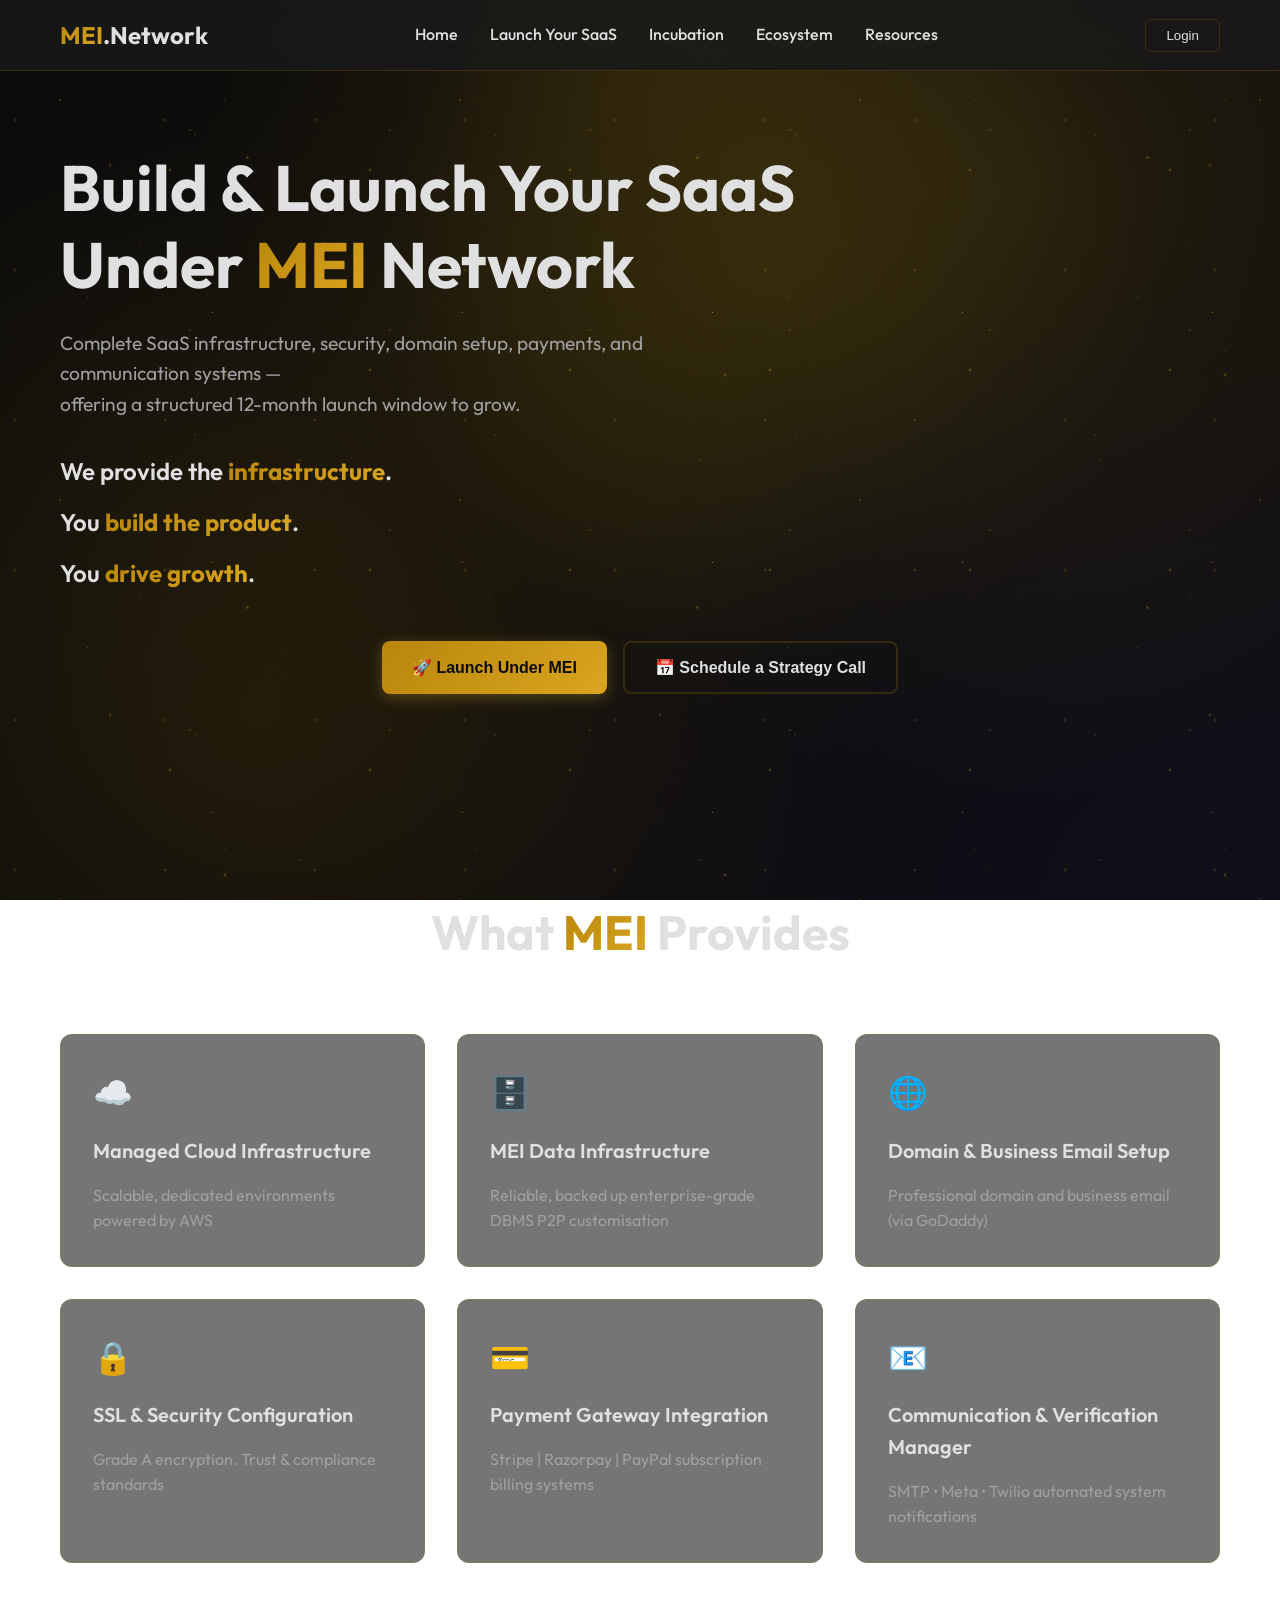
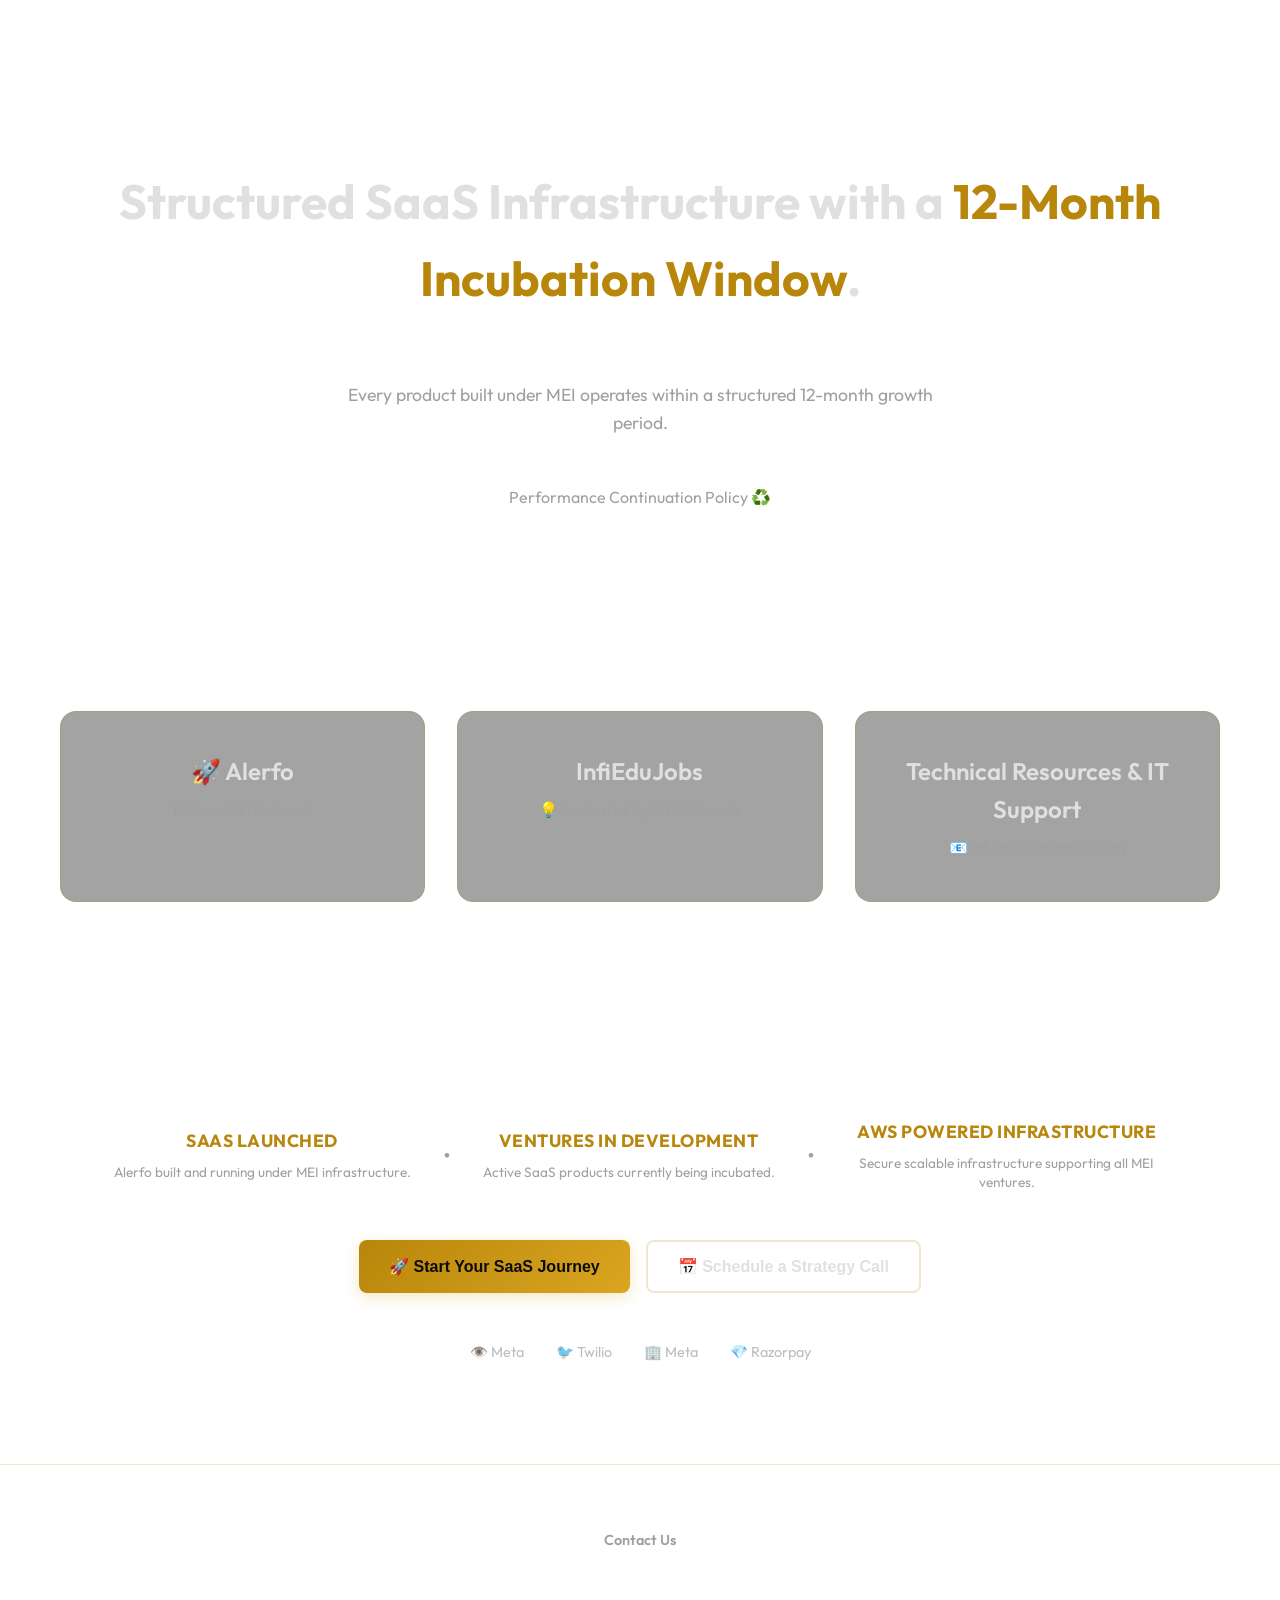
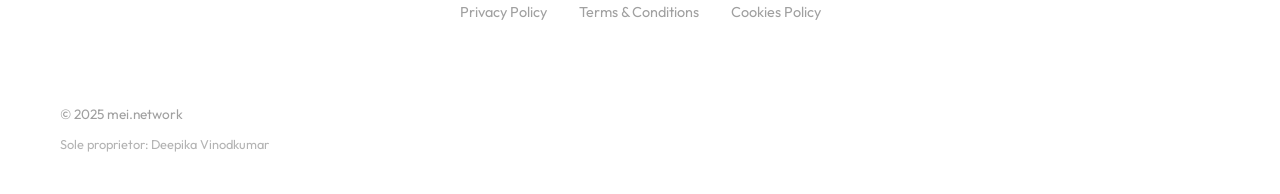
<file: index.html>
<!DOCTYPE html>
<html lang="en">

<head>
    <meta charset="UTF-8">
    <meta name="viewport" content="width=device-width, initial-scale=1.0">
    <title>MEI Network - Build & Launch Your SaaS</title>
 <link rel="stylesheet" href="./style.css">
    <link rel="preconnect" href="https://fonts.googleapis.com">
    <link rel="preconnect" href="https://fonts.gstatic.com" crossorigin>
</head>
<link
    href="https://fonts.googleapis.com/css2?family=Outfit:wght@300;400;500;600;700&family=Space+Grotesk:wght@300;400;500;600;700&display=swap"
    rel="stylesheet">

<body>
    <!-- Cosmic Background -->
    <div class="cosmic-background"></div>

    <!-- Navigation -->
    <nav class="navbar">
        <div class="nav-container">
            <div class="nav-logo">
                <span class="logo-text">MEI</span><span class="logo-network">.Network</span>
            </div>
            <ul class="nav-menu">
                <li><a href="#home">Home</a></li>
                <li><a href="#launch">Launch Your SaaS</a></li>
                <li><a href="#incubation">Incubation</a></li>
                <li><a href="#ecosystem">Ecosystem</a></li>
                <li><a href="#resources">Resources</a></li>
            </ul>
            <button class="login-btn">Login</button>
        </div>
    </nav>

    <!-- Hero Section -->
    <section class="hero">
        <div class="container">
            <h1 class="hero-title">
                Build & Launch Your SaaS<br>
                Under <span class="mei-highlight">MEI</span> Network
            </h1>
            <p class="hero-subtitle">
                Complete SaaS infrastructure, security, domain setup, payments, and communication systems —<br>
                offering a structured 12-month launch window to grow.
            </p>
            <div class="hero-text">
                <h3 class="hero-line">We provide the <strong>infrastructure</strong>.</h3>
                <h3 class="hero-line">You <strong>build the product</strong>.</h3>
                <h3 class="hero-line">You <strong>drive growth</strong>.</h3>
            </div>
            <div class="hero-cta">
                <button class="cta-primary">🚀 Launch Under MEI</button>
                <button class="cta-secondary">📅 Schedule a Strategy Call</button>
            </div>
        </div>
    </section>

    <!-- Features Section -->
    <section class="features">
        <div class="container">
            <h2 class="section-title">What <span class="mei-highlight">MEI</span> Provides</h2>
            <div class="features-grid">
                <div class="feature-card">
                    <div class="feature-icon">☁️</div>
                    <h3>Managed Cloud Infrastructure</h3>
                    <p>Scalable, dedicated environments powered by AWS</p>
                </div>
                <div class="feature-card">
                    <div class="feature-icon">🗄️</div>
                    <h3>MEI Data Infrastructure</h3>
                    <p>Reliable, backed up enterprise-grade DBMS P2P customisation</p>
                </div>
                <div class="feature-card">
                    <div class="feature-icon">🌐</div>
                    <h3>Domain & Business Email Setup</h3>
                    <p>Professional domain and business email (via GoDaddy)</p>
                </div>
                <div class="feature-card">
                    <div class="feature-icon">🔒</div>
                    <h3>SSL & Security Configuration</h3>
                    <p>Grade A encryption. Trust & compliance standards</p>
                </div>
                <div class="feature-card">
                    <div class="feature-icon">💳</div>
                    <h3>Payment Gateway Integration</h3>
                    <p>Stripe | Razorpay | PayPal subscription billing systems</p>
                </div>
                <div class="feature-card">
                    <div class="feature-icon">📧</div>
                    <h3>Communication & Verification Manager</h3>
                    <p>SMTP • Meta • Twilio automated system notifications</p>
                </div>
            </div>
        </div>
    </section>

    <!-- Launch Window Section -->
    <section class="launch-window">
        <div class="container">
            <h2 class="section-title">Structured SaaS Infrastructure with a <span class="highlight-text">12-Month
                    Incubation Window</span>.</h2>
            <p class="section-subtitle">Every product built under MEI operates within a structured 12-month growth
                period.</p>
            <!-- <div class="process-flow">
                <span class="process-item">We provide the infrastructure.</span>
                <span class="divider">|</span>
                <span class="process-item">You build the product.</span>
                <span class="divider">|</span>
                <span class="process-item">You drive growth.</span>
            </div> -->
            <div class="performance-note">
                <p>Performance Continuation Policy ♻️</p>
            </div>
        </div>
    </section>

    <!-- Product Showcase -->
    <section class="showcase">
        <div class="container">
            <div class="showcase-grid">
                <div class="showcase-card">
                    <div class="card-header">
                        <h3>🚀 Alerfo</h3>
                        <p class="card-subtitle">Built on MEI Network</p>
                    </div>
                </div>
                <div class="showcase-card">
                    <div class="card-header">
                        <h3>InfiEduJobs</h3>
                        <p class="card-subtitle">💡 Incubated by MEI Network</p>
                    </div>
                </div>
                <div class="showcase-card"
                    data-tooltip="Access developers, IT specialists and support resources for your SaaS product through our partner talent network.">
                    <div class="card-header">
                        <h3>Technical Resources & IT Support</h3>
                        <p class="card-subtitle">
                            <a href="mailto:infiedujobs@gmail.com">📧 infiedujobs@gmail.com</a>
                        </p>
                    </div>
                </div>
            </div>
        </div>
    </section>

    <!-- Final CTA Section -->
    <section class="final-cta">
        <div class="container">
            <!-- <h2 class="section-title">
                Structured SaaS Infrastructure with a <span class="highlight-text">12-Month Incubation Window</span>.
            </h2> -->
            <div class="stats">
                <div class="stat-item">
                    <span class="stat-number">SaaS Launched</span>
                    <span class="stat-label">Alerfo built and running under MEI infrastructure.</span>
                </div>
                <span class="stat-divider">•</span>
                <div class="stat-item">
                    <span class="stat-number">Ventures in Development</span>
                    <span class="stat-label">Active SaaS products currently being incubated.</span>
                </div>
                <span class="stat-divider">•</span>
                <div class="stat-item">
                    <span class="stat-number">AWS Powered Infrastructure</span>
                    <span class="stat-label">Secure scalable infrastructure supporting all MEI ventures.</span>
                </div>
            </div>
            <div class="cta-buttons">
                <button class="cta-primary">🚀 Start Your SaaS Journey</button>
                <button class="cta-secondary">📅 Schedule a Strategy Call</button>
            </div>
            <div class="partner-logos">
                <span class="partner-logo">👁️ Meta</span>
                <span class="partner-logo">🐦 Twilio</span>
                <span class="partner-logo">🏢 Meta</span>
                <span class="partner-logo">💎 Razorpay</span>
            </div>
        </div>
    </section>

    <!-- Trusted By Section -->
    <!-- <section class="trusted-by">
        <div class="container">
            <p class="trusted-text">Powered by MEI Network Infrastructure</p>
        </div>
    </section> -->

    <!-- Footer Section -->
    <footer class="footer">
        <div class="container">
            <div class="footer-content">
                <p class="footer-contact"><a href="contact.html" class="footer-link">Contact Us</a></p>

                <div class="footer-links">
                    <a href="#" class="footer-link">Privacy Policy</a>
                    <a href="#" class="footer-link">Terms & Conditions</a>
                    <a href="#" class="footer-link">Cookies Policy</a>
                </div>

                <div class="footer-bottom">
                    <p class="footer-copyright">&copy; 2025 mei.network</p>
                    <p class="footer-proprietor">Sole proprietor: Deepika Vinodkumar</p>
                </div>
            </div>
        </div>
    </footer>
</body>

</html>
</file>
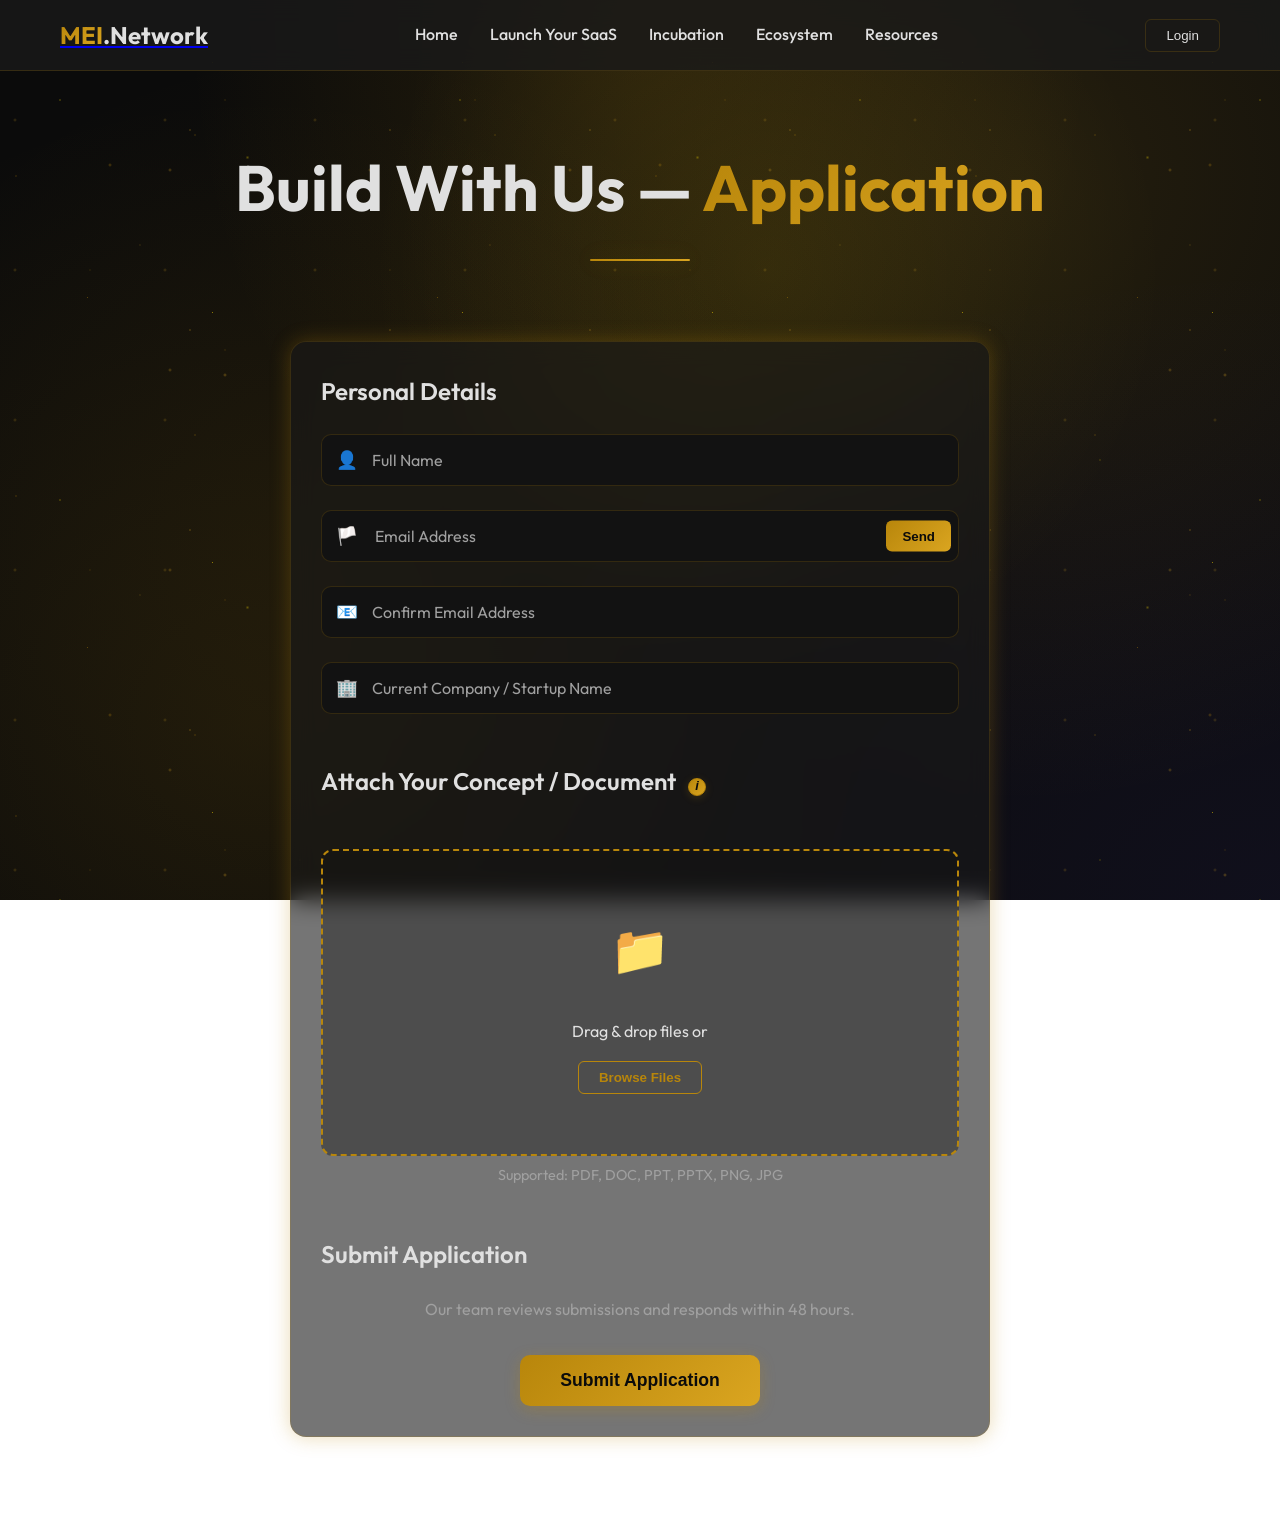
<file: contact.html>
<!DOCTYPE html>
<html lang="en">

<head>
    <meta charset="UTF-8">
    <meta name="viewport" content="width=device-width, initial-scale=1.0">
    <title>MEI Network - Application Form</title>
  <link rel="stylesheet" href="./style.css">
    <link rel="preconnect" href="https://fonts.googleapis.com">
    <link rel="preconnect" href="https://fonts.gstatic.com" crossorigin>
</head>
<link
    href="https://fonts.googleapis.com/css2?family=Outfit:wght@300;400;500;600;700&family=Space+Grotesk:wght@300;400;500;600;700&display=swap"
    rel="stylesheet">

<body>
    <!-- Cosmic Background -->
    <div class="cosmic-background"></div>

    <!-- Navigation -->
    <nav class="navbar">
        <div class="nav-container">
            <div class="nav-logo">
                <a href="index.html"><span class="logo-text">MEI</span><span class="logo-network">.Network</span></a>
            </div>
            <ul class="nav-menu">
                <li><a href="index.html#home">Home</a></li>
                <li><a href="index.html#launch">Launch Your SaaS</a></li>
                <li><a href="index.html#incubation">Incubation</a></li>
                <li><a href="index.html#ecosystem">Ecosystem</a></li>
                <li><a href="index.html#resources">Resources</a></li>
            </ul>
            <button class="login-btn">Login</button>
        </div>
    </nav>

    <!-- Header Title Section -->
    <section class="contact-header">
        <div class="container">
            <h1 class="contact-title">
                Build With Us — <span class="application-highlight">Application</span>
            </h1>
            <div class="title-divider"></div>
        </div>
    </section>

    <!-- Main Application Form -->
    <section class="application-form">
        <div class="container">
            <div class="form-container">
                
                <!-- Personal Details Section -->
                <div class="form-section">
                    <h2 class="section-heading">Personal Details</h2>
                    
                    <div class="input-group">
                        <div class="input-container">
                            <div class="input-icon">👤</div>
                            <input type="text" id="fullName" placeholder="Full Name" class="form-input" required>
                        </div>
                    </div>

                    <div class="input-group">
                        <div class="input-container">
                            <div class="input-icon">🏳️</div>
                            <input type="email" id="email" placeholder=" Email Address" class="form-input" required>
                            <button type="button" class="send-btn" onclick="showCaptchaModal()">Send</button>
                        </div>
                    </div>

                    <div class="input-group">
                        <div class="input-container">
                            <div class="input-icon">📧</div>
                            <input type="email" id="confirmEmail" placeholder="Confirm Email Address" class="form-input" required>
                        </div>
                    </div>

                    <div class="input-group">
                        <div class="input-container">
                            <div class="input-icon">🏢</div>
                            <input type="text" id="company" placeholder="Current Company / Startup Name" class="form-input">
                        </div>
                    </div>
                </div>

                <!-- File Upload Section -->
                <div class="form-section">
                    <div class="section-heading-container">
                        <h2 class="section-heading">Attach Your Concept / Document</h2>
                        <div class="info-icon-container">
                            <span class="info-icon" id="requirementsInfoIcon"></span>
                            <div class="info-tooltip" id="requirementsTooltip">
                                <div class="tooltip-content">
                                    <h3 class="tooltip-title">Your document should ideally include:</h3>
                                    <ul class="tooltip-list">
                                        <li>Problem your SaaS solves</li>
                                        <li>Target users / customers</li>
                                        <li>Core features required at launch</li>
                                        <li>Business model or monetization idea</li>
                                        <li>Any UI sketches or workflow diagrams</li>
                                        <li>Expected launch timeline</li>
                                    </ul>
                                </div>
                            </div>
                        </div>
                    </div>
                    
                    <div class="upload-section-expanded">
                        <div class="upload-container-expanded">
                            <div class="upload-box-expanded" id="uploadBox">
                                <div class="upload-content" id="uploadContent">
                                    <div class="upload-icon">📁</div>
                                    <p class="upload-text">Drag & drop files or</p>
                                    <button type="button" class="browse-btn">Browse Files</button>
                                    <input type="file" id="fileInput" accept=".pdf,.doc,.docx,.ppt,.pptx,.png,.jpg,.jpeg" multiple style="display: none;">
                                </div>
                                <div class="uploaded-files-list" id="uploadedFilesList" style="display: none;">
                                    <!-- Uploaded files will appear here -->
                                </div>
                                <div class="upload-actions" id="uploadActions" style="display: none;">
                                    <button type="button" class="add-more-btn" onclick="addMoreFiles()">
                                        <span class="add-icon">+</span> Add More Files
                                    </button>
                                    <button type="button" class="cancel-upload-btn" onclick="cancelAllFiles()">
                                        Cancel All
                                    </button>
                                </div>
                            </div>
                            <p class="file-formats">Supported: PDF, DOC, PPT, PPTX, PNG, JPG</p>
                        </div>
                    </div>
                </div>

                <!-- Submit Section -->
                <div class="form-section submit-section">
                    <h2 class="section-heading">Submit Application</h2>
                    <p class="submit-subtitle">Our team reviews submissions and responds within 48 hours.</p>
                    
                    <button type="submit" class="submit-btn" onclick="submitApplication()">
                        Submit Application
                    </button>
                </div>
            </div>
        </div>
    </section>

    <!-- Captcha Modal -->
    <div id="captchaModal" class="modal-overlay">
        <div class="modal-container">
            <div class="modal-header">
                <h3>Verify Email</h3>
                <button type="button" class="modal-close" onclick="closeCaptchaModal()">&times;</button>
            </div>
            <div class="modal-body">
                <p>Please complete the verification to send email confirmation:</p>
                
                <!-- Simple Captcha -->
                <div class="captcha-container">
                    <div class="captcha-question" id="captchaQuestion">5 + 3 = ?</div>
                    <input type="text" id="captchaInput" placeholder="Enter answer" class="captcha-input">
                </div>
            </div>
            <div class="modal-footer">
                <button type="button" class="modal-btn-cancel" onclick="closeCaptchaModal()">Cancel</button>
                <button type="button" class="modal-btn-verify" onclick="verifyCaptcha()">Verify & Send</button>
            </div>
        </div>
    </div>

    <!-- Basic JavaScript for Modal and File Upload -->
    <script>
        // Captcha Modal Functions
        function showCaptchaModal() {
            document.getElementById('captchaModal').style.display = 'flex';
            generateCaptcha();
        }

        function closeCaptchaModal() {
            document.getElementById('captchaModal').style.display = 'none';
            document.getElementById('captchaInput').value = '';
        }

        function generateCaptcha() {
            const num1 = Math.floor(Math.random() * 10) + 1;
            const num2 = Math.floor(Math.random() * 10) + 1;
            const answer = num1 + num2;
            
            document.getElementById('captchaQuestion').textContent = `${num1} + ${num2} = ?`;
            document.getElementById('captchaQuestion').dataset.answer = answer;
        }

        function verifyCaptcha() {
            const userAnswer = parseInt(document.getElementById('captchaInput').value);
            const correctAnswer = parseInt(document.getElementById('captchaQuestion').dataset.answer);
            
            if (userAnswer === correctAnswer) {
                alert('Email verification sent successfully!');
                closeCaptchaModal();
                // Here you would typically trigger the actual email sending process
            } else {
                alert('Incorrect answer. Please try again.');
                generateCaptcha();
                document.getElementById('captchaInput').value = '';
            }
        }

        // Enhanced File Upload Functions
        let uploadedFiles = [];

        const uploadBox = document.getElementById('uploadBox');
        const fileInput = document.getElementById('fileInput');
        const uploadContent = document.getElementById('uploadContent');
        const uploadedFilesList = document.getElementById('uploadedFilesList');
        const uploadActions = document.getElementById('uploadActions');

        // Info icon tooltip functionality
        document.getElementById('requirementsInfoIcon').addEventListener('mouseenter', () => {
            document.getElementById('requirementsTooltip').style.display = 'block';
        });

        document.getElementById('requirementsInfoIcon').addEventListener('mouseleave', () => {
            document.getElementById('requirementsTooltip').style.display = 'none';
        });

        document.querySelector('.browse-btn').addEventListener('click', () => {
            fileInput.click();
        });

        uploadBox.addEventListener('dragover', (e) => {
            e.preventDefault();
            uploadBox.classList.add('dragover');
        });

        uploadBox.addEventListener('dragleave', () => {
            uploadBox.classList.remove('dragover');
        });

        uploadBox.addEventListener('drop', (e) => {
            e.preventDefault();
            uploadBox.classList.remove('dragover');
            const files = e.dataTransfer.files;
            handleFiles(files);
        });

        fileInput.addEventListener('change', (e) => {
            const files = e.target.files;
            handleFiles(files);
        });

        function handleFiles(files) {
            for (let i = 0; i < files.length; i++) {
                uploadedFiles.push({
                    file: files[i],
                    id: Date.now() + i
                });
            }
            updateFileDisplay();
        }

        function updateFileDisplay() {
            if (uploadedFiles.length > 0) {
                uploadContent.style.display = 'none';
                uploadedFilesList.style.display = 'block';
                uploadActions.style.display = 'flex';
                
                uploadedFilesList.innerHTML = uploadedFiles.map(fileObj => `
                    <div class="file-item" data-file-id="${fileObj.id}">
                        <span class="file-icon">📄</span>
                        <span class="file-name">${fileObj.file.name}</span>
                        <span class="file-size">(${(fileObj.file.size / 1024).toFixed(1)} KB)</span>
                        <button type="button" class="remove-file-btn" onclick="removeFile(${fileObj.id})">✕</button>
                    </div>
                `).join('');
            } else {
                uploadContent.style.display = 'flex';
                uploadedFilesList.style.display = 'none';
                uploadActions.style.display = 'none';
            }
        }

        function addMoreFiles() {
            fileInput.click();
        }

        function removeFile(fileId) {
            uploadedFiles = uploadedFiles.filter(fileObj => fileObj.id !== fileId);
            updateFileDisplay();
        }

        function cancelAllFiles() {
            uploadedFiles = [];
            updateFileDisplay();
        }

        function submitApplication() {
            const fullName = document.getElementById('fullName').value;
            const email = document.getElementById('email').value;
            const confirmEmail = document.getElementById('confirmEmail').value;
            
            if (!fullName || !email || !confirmEmail) {
                alert('Please fill in all required fields.');
                return;
            }
            
            if (email !== confirmEmail) {
                alert('Email addresses do not match.');
                return;
            }
            
            alert('Application submitted successfully! We will respond within 48 hours.');
            // Here you would handle the actual form submission
        }

        // Close modal when clicking outside
        window.addEventListener('click', (e) => {
            const modal = document.getElementById('captchaModal');
            if (e.target === modal) {
                closeCaptchaModal();
            }
        });
    </script>
</body>

</html>
</file>
<file: style.css>
/* CSS Custom Properties */
:root {
  --primary-dark: #0b0b0b;
  --card-dark: #1a1a1a;
  --text-light: #e0e0e0;
  --text-muted: #a0a0a0;
  --gold-primary: #B8860B;
  --gold-secondary: #DAA520;
  --gold-gradient: linear-gradient(135deg, #B8860B 0%, #DAA520 100%);
  --accent-blue: #4f46e5;
  --success-green: #10b981;
  --border-subtle: rgba(184, 134, 11, 0.2);
  --glow-gold: 0 0 20px rgba(184, 134, 11, 0.3);
  --backdrop-blur: blur(12px);
}

/* Reset and Base Styles */
* {
  margin: 0;
  padding: 0;
  box-sizing: border-box;
}

body {

  font-family: 'Outfit', 'Space Grotesk', -apple-system, BlinkMacSystemFont, sans-serif;
  color: var(--text-light);
  line-height: 1.6;
  overflow-x: hidden;
}

.container {
  max-width: 1200px;
  margin: 0 auto;
  padding: 0 20px;
}

/* Cosmic Background with Golden Glitter */
.cosmic-background {
  position: fixed;
  top: 0;
  left: 0;
  width: 100%;
  height: 100%;
  background:
    radial-gradient(ellipse at top, rgba(184, 134, 11, 0.15) 0%, transparent 50%),
    radial-gradient(ellipse at bottom right, rgba(79, 70, 229, 0.08) 0%, transparent 50%),
    radial-gradient(circle at 20% 80%, rgba(184, 134, 11, 0.1) 0%, transparent 50%),
    radial-gradient(circle at 80% 20%, rgba(218, 165, 32, 0.12) 0%, transparent 50%),
    radial-gradient(circle at 60% 30%, rgba(255, 223, 0, 0.08) 0%, transparent 40%),
    radial-gradient(circle at 25% 60%, rgba(184, 134, 11, 0.06) 0%, transparent 45%);
  background-color: var(--primary-dark);
  z-index: -3;
}

/* Base Glitter Layer */
.cosmic-background::before {
  content: '';
  position: absolute;
  top: 0;
  left: 0;
  width: 100%;
  height: 100%;
  background-image:
    radial-gradient(2px 2px at 20% 30%, rgba(184, 134, 11, 0.4), transparent),
    radial-gradient(1px 1px at 40% 70%, rgba(218, 165, 32, 0.3), transparent),
    radial-gradient(1px 1px at 90% 40%, rgba(184, 134, 11, 0.35), transparent),
    radial-gradient(2px 2px at 10% 80%, rgba(218, 165, 32, 0.25), transparent),
    radial-gradient(1px 1px at 75% 15%, rgba(255, 223, 0, 0.4), transparent),
    radial-gradient(1px 1px at 30% 90%, rgba(184, 134, 11, 0.3), transparent),
    radial-gradient(2px 2px at 85% 85%, rgba(218, 165, 32, 0.35), transparent);
  background-size: 550px 550px, 350px 350px, 250px 250px, 150px 150px, 400px 400px, 300px 300px, 200px 200px;
  animation: float 20s ease-in-out infinite;
  z-index: -2;
}

/* Enhanced Shimmer Layer */
.cosmic-background::after {
  content: '';
  position: absolute;
  top: 0;
  left: 0;
  width: 100%;
  height: 100%;
  background-image:
    radial-gradient(1px 1px at 15% 25%, rgba(255, 223, 0, 0.6), transparent),
    radial-gradient(1px 1px at 65% 45%, rgba(184, 134, 11, 0.5), transparent),
    radial-gradient(2px 2px at 45% 75%, rgba(218, 165, 32, 0.4), transparent),
    radial-gradient(1px 1px at 85% 25%, rgba(255, 215, 0, 0.5), transparent),
    radial-gradient(1px 1px at 25% 85%, rgba(184, 134, 11, 0.4), transparent),
    radial-gradient(1px 1px at 95% 65%, rgba(218, 165, 32, 0.6), transparent),
    radial-gradient(2px 2px at 55% 35%, rgba(255, 223, 0, 0.3), transparent),
    radial-gradient(1px 1px at 5% 55%, rgba(184, 134, 11, 0.5), transparent);
  background-size: 400px 400px, 300px 300px, 500px 500px, 250px 250px, 350px 350px, 200px 200px, 450px 450px, 320px 320px;
  animation: shimmer 15s ease-in-out infinite, twinkle 8s ease-in-out infinite;
  z-index: -1;
}

@keyframes float {

  0%,
  100% {
    transform: translateY(0px) rotate(0deg);
  }

  50% {
    transform: translateY(-20px) rotate(1deg);
  }
}

@keyframes shimmer {

  0%,
  100% {
    opacity: 0.8;
    transform: translateX(0px) translateY(0px) scale(1);
  }

  50% {
    opacity: 1;
    transform: translateX(10px) translateY(-15px) scale(1.1);
  }
}

@keyframes twinkle {

  0%,
  100% {
    opacity: 0.6;
    filter: brightness(1);
  }

  25% {
    opacity: 1;
    filter: brightness(1.3);
  }

  75% {
    opacity: 0.8;
    filter: brightness(1.1);
  }
}

/* Navigation */
.navbar {
  position: fixed;
  top: 0;
  left: 0;
  right: 0;
  background: rgba(26, 26, 26, 0.8);
  backdrop-filter: var(--backdrop-blur);
  border-bottom: 1px solid var(--border-subtle);
  z-index: 1000;
  transition: all 0.3s ease;
}

.nav-container {
  max-width: 1200px;
  margin: 0 auto;
  padding: 0 20px;
  display: flex;
  justify-content: space-between;
  align-items: center;
  height: 70px;
}

.nav-logo {
  font-size: 1.5rem;
  font-weight: 700;
}

.logo-text {
  background: var(--gold-gradient);
  -webkit-background-clip: text;
  -webkit-text-fill-color: transparent;
  background-clip: text;
}

.logo-network {
  color: var(--text-light);
}

.nav-menu {
  display: flex;
  list-style: none;
  align-items: center;
  gap: 2rem;
}

.nav-menu a {
  color: var(--text-light);
  text-decoration: none;
  font-weight: 500;
  transition: all 0.3s ease;
  position: relative;
}

.nav-menu a:hover {
  color: var(--gold-primary);
}

.nav-menu a::after {
  content: '';
  position: absolute;
  bottom: -5px;
  left: 0;
  width: 0;
  height: 2px;
  background: var(--gold-gradient);
  transition: width 0.3s ease;
}

.nav-menu a:hover::after {
  width: 100%;
}

.login-btn {
  background: transparent;
  border: 1px solid var(--border-subtle);
  color: var(--text-light);
  padding: 8px 20px;
  border-radius: 6px;
  font-weight: 500;
  cursor: pointer;
  transition: all 0.3s ease;
}

.login-btn:hover {
  background: var(--gold-gradient);
  color: var(--primary-dark);
  box-shadow: var(--glow-gold);
}

/* Hero Section */
.hero {
  padding: 150px 0 100px;
  text-align: left;
  position: relative;
}

.hero-title {
  font-size: clamp(2.5rem, 5vw, 4rem);
  font-weight: 700;
  margin-bottom: 1.5rem;
  line-height: 1.2;
  text-align: left;

}

.mei-highlight {
  background: var(--gold-gradient);
  -webkit-background-clip: text;
  -webkit-text-fill-color: transparent;
  background-clip: text;
  position: relative;
}

.hero-subtitle {
  font-size: 1.2rem;
  color: var(--text-muted);
  margin-bottom: 2rem;
  max-width: 600px;
  /* margin-left: auto; */
  margin-right: auto;
  text-align: left;
}

.hero-text {
  margin: 2rem 0;
}

.hero-line {
  font-size: 1.5rem;
  margin: 0.8rem 0;
  color: var(--text-light);
  font-weight: 600;
}

.hero-text strong {
  background: var(--gold-gradient);
  -webkit-background-clip: text;
  -webkit-text-fill-color: transparent;
  background-clip: text;
  font-weight: 700;
}

.hero-cta {
  display: flex;
  gap: 1rem;
  justify-content: center;
  margin-top: 3rem;
  flex-wrap: wrap;
}

/* Buttons */
.cta-primary,
.cta-secondary {
  padding: 15px 30px;
  border-radius: 8px;
  font-size: 1rem;
  font-weight: 600;
  cursor: pointer;
  transition: all 0.3s ease;
  border: none;
  text-decoration: none;
  display: inline-block;
}

.cta-primary {
  background: var(--gold-gradient);
  color: var(--primary-dark);
  box-shadow: 0 4px 15px rgba(212, 175, 55, 0.3);
}

.cta-primary:hover {
  transform: translateY(-2px);
  box-shadow: 0 8px 25px rgba(212, 175, 55, 0.4);
}

.cta-secondary {
  background: transparent;
  color: var(--text-light);
  border: 2px solid var(--border-subtle);
}

.cta-secondary:hover {
  background: rgba(212, 175, 55, 0.1);
  border-color: var(--gold-primary);
  transform: translateY(-2px);
}

/* Features Section */
.features {
  padding: 100px 0;
}

.section-title {
  font-size: clamp(2rem, 4vw, 3rem);
  font-weight: 700;
  text-align: center;
  margin-bottom: 4rem;
}

.highlight-text {
  color: var(--gold-primary);
}

.features-grid {
  display: grid;
  grid-template-columns: repeat(auto-fit, minmax(350px, 1fr));
  gap: 2rem;
  margin-top: 4rem;
}

.feature-card {
  background: rgba(26, 26, 26, 0.6);
  padding: 2rem;
  border-radius: 12px;
  border: 1px solid var(--border-subtle);
  transition: all 0.3s ease;
  backdrop-filter: var(--backdrop-blur);
}

.feature-card:hover {
  transform: translateY(-5px);
  box-shadow: var(--glow-gold);
  border-color: var(--gold-primary);
}

.feature-icon {
  font-size: 2rem;
  margin-bottom: 1rem;
}

.feature-card h3 {
  font-size: 1.25rem;
  font-weight: 600;
  margin-bottom: 1rem;
  color: var(--text-light);
}

.feature-card p {
  color: var(--text-muted);
  line-height: 1.6;
}

/* Launch Window Section */
.launch-window {
  padding: 100px 0;
  text-align: center;
}

.section-subtitle {
  font-size: 1.1rem;
  color: var(--text-muted);
  margin-bottom: 3rem;
  max-width: 600px;
  margin-left: auto;
  margin-right: auto;
}

.process-flow {
  display: flex;
  align-items: center;
  justify-content: center;
  flex-wrap: wrap;
  gap: 1rem;
  margin: 3rem 0;
}

.process-item {
  color: var(--text-light);
  font-weight: 500;
  font-size: 1.1rem;
}

.divider {
  color: var(--gold-primary);
  font-size: 1.2rem;
  font-weight: bold;
}

.performance-note {
  margin-top: 2rem;
}

.performance-note p {
  color: var(--text-muted);
  font-size: 1rem;
}

/* Showcase Section */
.showcase {
  padding: 100px 0;
}

.showcase-grid {
  display: grid;
  grid-template-columns: repeat(auto-fit, minmax(300px, 1fr));
  gap: 2rem;
}

.showcase-card {
  background: rgba(26, 26, 26, 0.4);
  padding: 2.5rem;
  border-radius: 16px;
  border: 1px solid var(--border-subtle);
  backdrop-filter: var(--backdrop-blur);
  transition: all 0.3s ease;
  text-align: center;
}

.showcase-card:hover {
  transform: translateY(-8px);
  box-shadow: 0 20px 40px rgba(212, 175, 55, 0.2);
  border-color: var(--gold-primary);
}

.card-header h3 {
  font-size: 1.5rem;
  font-weight: 600;
  margin-bottom: 0.5rem;
  color: var(--text-light);
}

.card-subtitle {
  color: var(--text-muted);
  font-size: 0.95rem;
}

/* Tooltip Styles */
.showcase-card[data-tooltip] {
  position: relative;
}

.showcase-card[data-tooltip]:hover::before {
  content: attr(data-tooltip);
  position: absolute;
  bottom: 100%;
  left: 50%;
  transform: translateX(-50%) translateY(-10px);
  background: rgba(26, 26, 26, 0.95);
  color: var(--text-light);
  padding: 1rem 1.5rem;
  border-radius: 12px;
  border: 1px solid var(--border-subtle);
  backdrop-filter: var(--backdrop-blur);
  box-shadow: 0 10px 30px rgba(0, 0, 0, 0.3);
  font-size: 0.9rem;
  line-height: 1.5;
  max-width: 280px;
  white-space: normal;
  text-align: center;
  z-index: 1000;
  opacity: 0;
  visibility: hidden;
  transition: all 0.3s ease;
  pointer-events: none;
}

.showcase-card[data-tooltip]:hover::before {
  opacity: 1;
  visibility: visible;
  transform: translateX(-50%) translateY(-5px);
}

/* Tooltip Arrow */
.showcase-card[data-tooltip]:hover::after {
  content: '';
  position: absolute;
  bottom: 100%;
  left: 50%;
  transform: translateX(-50%) translateY(5px);
  width: 0;
  height: 0;
  border-left: 8px solid transparent;
  border-right: 8px solid transparent;
  border-top: 8px solid rgba(26, 26, 26, 0.95);
  z-index: 1001;
  opacity: 0;
  visibility: hidden;
  transition: all 0.3s ease;
}

.showcase-card[data-tooltip]:hover::after {
  opacity: 1;
  visibility: visible;
  transform: translateX(-50%) translateY(0px);
}

.card-subtitle a {
  text-decoration: underline;
  color: inherit;
}

/* Final CTA Section */
.final-cta {
  padding: 100px 0;
  text-align: center;
}

.stats {
  display: flex;
  justify-content: center;
  align-items: center;
  gap: 2rem;
  margin: 1rem 0;
  flex-wrap: wrap;
}

.stat-item {
  display: flex;
  flex-direction: column;
  align-items: center;
  text-align: center;
  max-width: 320px;
}

.stat-number {
  font-size: 1.1rem;
  font-weight: 700;
  color: var(--gold-primary);
  margin-bottom: 0.5rem;
  text-transform: uppercase;
  letter-spacing: 0.5px;
}

.stat-label {
  font-size: 0.85rem;
  color: var(--text-muted);
  line-height: 1.4;
  margin-top: 0;
}

.stat-divider {
  color: var(--text-muted);
  font-size: 1.5rem;
}

.cta-buttons {
  display: flex;
  gap: 1rem;
  justify-content: center;
  margin: 3rem 0;
  flex-wrap: wrap;
}

.partner-logos {
  display: flex;
  justify-content: center;
  gap: 2rem;
  margin-top: 3rem;
  flex-wrap: wrap;
}

.partner-logo {
  color: var(--text-muted);
  font-size: 0.9rem;
  opacity: 0.7;
  transition: opacity 0.3s ease;
}

.partner-logo:hover {
  opacity: 1;
  color: var(--gold-primary);
}

/* Trusted By Section */
/* .trusted-by {
  padding: 50px 0;
  text-align: center;
  border-top: 1px solid var(--border-subtle);
} */

/* .trusted-text {
  color: var(--text-muted);
  font-size: 0.95rem;
} */

/* Responsive Design */
@media (max-width: 768px) {
  .nav-menu {
    display: none;
  }

  .hero {
    padding: 120px 0 80px;
  }

  .hero-cta {
    flex-direction: column;
    align-items: center;
  }

  .cta-primary,
  .cta-secondary {
    width: 100%;
    max-width: 280px;
  }

  .features-grid {
    grid-template-columns: 1fr;
  }

  .showcase-grid {
    grid-template-columns: 1fr;
  }

  .stats {
    flex-direction: column;
    gap: 1rem;
  }

  .process-flow {
    flex-direction: column;
    gap: 1rem;
  }

  .divider {
    transform: rotate(90deg);
  }

  .partner-logos {
    flex-direction: column;
    align-items: center;
    gap: 1rem;
  }
}

@media (max-width: 480px) {
  .container {
    padding: 0 15px;
  }

  .feature-card {
    padding: 1.5rem;
  }

  .showcase-card {
    padding: 2rem;
  }
}

/* Footer Section */
.footer {
  background-color: transparent;
  border-top: 1px solid var(--border-subtle);
  padding: 60px 0 40px;
  text-align: center;
  position: relative;
  z-index: 1;
}

.footer-content {
  display: flex;
  flex-direction: column;
  align-items: center;
  gap: 2rem;
  width: 100%;
}

.footer-contact {
  font-size: 1.1rem;
  color: var(--text-light);
  font-weight: 600;
  margin-bottom: 1rem;
}

.footer-links {
  display: flex;
  gap: 2rem;
  flex-wrap: wrap;
  justify-content: center;
}

.footer-link {
  color: var(--text-muted);
  text-decoration: none;
  font-size: 0.9rem;
  transition: color 0.3s ease;
  position: relative;
}

.footer-link:hover {
  color: var(--gold-primary);
}

.footer-link::after {
  content: '';
  position: absolute;
  width: 0;
  height: 1px;
  bottom: -3px;
  left: 50%;
  background-color: var(--gold-primary);
  transition: all 0.3s ease;
}

.footer-link:hover::after {
  width: 100%;
  left: 0;
}

.footer-bottom {
  display: flex;
  flex-direction: column;
  align-items: flex-start;
  gap: 0.5rem;
  margin-top: 1rem;
  padding-top: 2rem;
  /* border-top: 1px solid rgba(184, 134, 11, 0.1); */
  width: 100%;
}

.footer-copyright {
  color: var(--text-muted);
  font-size: 0.85rem;
}

.footer-proprietor {
  color: var(--text-muted);
  font-size: 0.8rem;
  opacity: 0.8;
}

/* Footer Responsive */
@media (max-width: 768px) {
  .footer {
    padding: 40px 0 30px;
  }

  .footer-links {
    flex-direction: column;
    gap: 1rem;
  }

  .footer-content {
    gap: 1.5rem;
  }
}

/* ===== CONTACT/APPLICATION PAGE STYLES ===== */

/* Contact Header Section */
.contact-header {
  padding: 150px 0 80px;
  text-align: center;
  position: relative;
  z-index: 1;
}

.contact-title {
  font-size: clamp(2.5rem, 5vw, 4rem);
  font-weight: 700;
  line-height: 1.2;
  margin-bottom: 2rem;
  color: var(--text-light);
}

.application-highlight {
  background: var(--gold-gradient);
  -webkit-background-clip: text;
  -webkit-text-fill-color: transparent;
  background-clip: text;
}

.title-divider {
  width: 100px;
  height: 2px;
  background: var(--gold-gradient);
  margin: 0 auto;
  border-radius: 2px;
  box-shadow: var(--glow-gold);
}

/* Application Form Section */
.application-form {
  padding: 0 0 100px;
  position: relative;
  z-index: 1;
}

.form-container {
  max-width: 700px;
  margin: 0 auto;
  background: rgba(26, 26, 26, 0.6);
  backdrop-filter: var(--backdrop-blur);
  border: 1px solid var(--border-subtle);
  border-radius: 16px;
  padding: 30px;
  box-shadow: var(--glow-gold);
  transition: all 0.3s ease;
}

.form-container:hover {
  border-color: var(--gold-primary);
  box-shadow: 0 0 30px rgba(184, 134, 11, 0.4);
}

/* Form Sections */
.form-section {
  margin-bottom: 3rem;
}

.form-section:last-child {
  margin-bottom: 0;
}

.section-heading {
  font-size: 1.5rem;
  font-weight: 600;
  color: var(--text-light);
  margin-bottom: 1.5rem;
  text-align: left;
}

/* Input Styles */
.input-group {
  margin-bottom: 1.5rem;
}

.input-container {
  position: relative;
  display: flex;
  align-items: center;
}

.input-icon {
  position: absolute;
  left: 15px;
  z-index: 2;
  font-size: 1.1rem;
  color: var(--gold-primary);
}

.form-input {
  width: 100%;
  padding: 15px 15px 15px 50px;
  background: #121212;
  border: 1px solid var(--border-subtle);
  border-radius: 10px;
  color: var(--text-light);
  font-size: 1rem;
  font-family: inherit;
  transition: all 0.3s ease;
}

.form-input:focus {
  outline: none;
  border-color: var(--gold-primary);
  box-shadow: var(--glow-gold);
  background: rgba(18, 18, 18, 0.9);
}

.form-input::placeholder {
  color: var(--text-muted);
}

/* Send Button */
.send-btn {
  position: absolute;
  right: 8px;
  top: 50%;
  transform: translateY(-50%);
  background: var(--gold-gradient);
  color: var(--primary-dark);
  border: none;
  padding: 8px 16px;
  border-radius: 6px;
  font-weight: 600;
  cursor: pointer;
  transition: all 0.3s ease;
  z-index: 2;
}

.send-btn:hover {
  transform: translateY(-50%) translateY(-2px);
  box-shadow: 0 4px 15px rgba(184, 134, 11, 0.4);
}

/* File Upload Section */
.upload-section {
  display: flex;
  gap: 2rem;
  align-items: flex-start;
}

.upload-container {
  flex: 1;
}

.upload-box {
  border: 2px dashed var(--gold-primary);
  border-radius: 10px;
  padding: 40px 20px;
  text-align: center;
  cursor: pointer;
  transition: all 0.3s ease;
  background: rgba(18, 18, 18, 0.4);
}

.upload-box:hover,
.upload-box.dragover {
  border-color: var(--gold-secondary);
  background: rgba(18, 18, 18, 0.6);
  box-shadow: 0 0 20px rgba(184, 134, 11, 0.2);
}

.upload-content {
  display: flex;
  flex-direction: column;
  align-items: center;
  gap: 1rem;
}

.upload-text {
  color: var(--text-light);
  font-size: 1rem;
  margin: 0;
}

.browse-btn {
  background: transparent;
  color: var(--gold-primary);
  border: 1px solid var(--gold-primary);
  padding: 8px 20px;
  border-radius: 6px;
  font-weight: 600;
  cursor: pointer;
  transition: all 0.3s ease;
}

.browse-btn:hover {
  background: var(--gold-primary);
  color: var(--primary-dark);
}

.file-formats {
  color: var(--text-muted);
  font-size: 0.9rem;
  margin-top: 0.5rem;
  text-align: center;
}

.uploaded-files {
  color: var(--success-green);
  font-weight: 500;
  margin: 0;
}

/* Requirements Tooltip */
.requirements-tooltip {
  flex: 0 0 250px;
  position: relative;
}

.tooltip-content {
  background: rgba(26, 26, 26, 0.8);
  backdrop-filter: var(--backdrop-blur);
  border: 1px solid var(--border-subtle);
  border-radius: 12px;
  padding: 20px;
  box-shadow: 0 8px 25px rgba(0, 0, 0, 0.3);
}

.tooltip-title {
  color: var(--text-light);
  font-size: 1rem;
  font-weight: 600;
  margin-bottom: 1rem;
}

.tooltip-list {
  list-style: none;
  padding: 0;
  margin: 0;
}

.tooltip-list li {
  color: var(--text-muted);
  font-size: 0.9rem;
  margin-bottom: 0.5rem;
  position: relative;
  padding-left: 15px;
}

.tooltip-list li::before {
  content: '•';
  color: var(--gold-primary);
  position: absolute;
  left: 0;
  font-weight: bold;
}

/* Submit Section */
.submit-section {
  text-align: center;
}

.submit-subtitle {
  color: var(--text-muted);
  margin-bottom: 2rem;
  font-size: 1rem;
}

.submit-btn {
  background: var(--gold-gradient);
  color: var(--primary-dark);
  border: none;
  padding: 15px 40px;
  border-radius: 10px;
  font-size: 1.1rem;
  font-weight: 600;
  cursor: pointer;
  transition: all 0.3s ease;
  box-shadow: 0 4px 15px rgba(184, 134, 11, 0.3);
}

.submit-btn:hover {
  transform: translateY(-2px);
  box-shadow: 0 8px 25px rgba(184, 134, 11, 0.4);
}

/* Captcha Modal */
.modal-overlay {
  display: none;
  position: fixed;
  top: 0;
  left: 0;
  width: 100%;
  height: 100%;
  background: rgba(0, 0, 0, 0.7);
  backdrop-filter: blur(8px);
  z-index: 2000;
  justify-content: center;
  align-items: center;
}

.modal-container {
  background: rgba(26, 26, 26, 0.9);
  backdrop-filter: var(--backdrop-blur);
  border: 1px solid var(--border-subtle);
  border-radius: 16px;
  padding: 0;
  max-width: 400px;
  width: 90%;
  box-shadow: 0 20px 40px rgba(0, 0, 0, 0.5);
  animation: modalSlideIn 0.3s ease-out;
}

@keyframes modalSlideIn {
  from {
    opacity: 0;
    transform: scale(0.9) translateY(-20px);
  }

  to {
    opacity: 1;
    transform: scale(1) translateY(0);
  }
}

.modal-header {
  padding: 20px 25px;
  border-bottom: 1px solid var(--border-subtle);
  display: flex;
  justify-content: space-between;
  align-items: center;
}

.modal-header h3 {
  color: var(--text-light);
  font-size: 1.2rem;
  font-weight: 600;
  margin: 0;
}

.modal-close {
  background: none;
  border: none;
  color: var(--text-muted);
  font-size: 1.5rem;
  cursor: pointer;
  transition: color 0.3s ease;
  padding: 0;
  width: 30px;
  height: 30px;
  display: flex;
  align-items: center;
  justify-content: center;
}

.modal-close:hover {
  color: var(--text-light);
}

.modal-body {
  padding: 25px;
}

.modal-body p {
  color: var(--text-light);
  margin-bottom: 1.5rem;
  font-size: 1rem;
}

.captcha-container {
  display: flex;
  flex-direction: column;
  gap: 1rem;
}

.captcha-question {
  background: rgba(18, 18, 18, 0.6);
  border: 1px solid var(--border-subtle);
  border-radius: 8px;
  padding: 15px;
  text-align: center;
  color: var(--text-light);
  font-size: 1.2rem;
  font-weight: 600;
}

.captcha-input {
  padding: 12px 15px;
  background: #121212;
  border: 1px solid var(--border-subtle);
  border-radius: 8px;
  color: var(--text-light);
  font-size: 1rem;
  font-family: inherit;
  transition: all 0.3s ease;
}

.captcha-input:focus {
  outline: none;
  border-color: var(--gold-primary);
  box-shadow: 0 0 10px rgba(184, 134, 11, 0.2);
}

.modal-footer {
  padding: 20px 25px;
  border-top: 1px solid var(--border-subtle);
  display: flex;
  gap: 1rem;
  justify-content: flex-end;
}

.modal-btn-cancel {
  background: transparent;
  color: var(--text-muted);
  border: 1px solid var(--border-subtle);
  padding: 10px 20px;
  border-radius: 8px;
  cursor: pointer;
  transition: all 0.3s ease;
}

.modal-btn-cancel:hover {
  color: var(--text-light);
  border-color: var(--text-muted);
}

.modal-btn-verify {
  background: var(--gold-gradient);
  color: var(--primary-dark);
  border: none;
  padding: 10px 20px;
  border-radius: 8px;
  font-weight: 600;
  cursor: pointer;
  transition: all 0.3s ease;
}

.modal-btn-verify:hover {
  transform: translateY(-1px);
  box-shadow: 0 4px 15px rgba(184, 134, 11, 0.3);
}

/* Contact Page Responsive Design */
@media (max-width: 768px) {
  .contact-header {
    padding: 120px 0 60px;
  }

  .form-container {
    margin: 0 15px;
    padding: 25px;
  }

  .upload-section {
    flex-direction: column;
    gap: 1.5rem;
  }

  .requirements-tooltip {
    flex: none;
  }

  .modal-container {
    margin: 20px;
  }

  .modal-footer {
    flex-direction: column;
    gap: 0.5rem;
  }

  .modal-footer button {
    width: 100%;
  }
}

@media (max-width: 480px) {
  .contact-title {
    font-size: clamp(2rem, 8vw, 3rem);
  }

  .form-container {
    padding: 20px;
  }

  .input-container {
    flex-direction: column;
  }

  .send-btn {
    position: static;
    transform: none;
    margin-top: 10px;
    width: 100%;
  }

  .upload-box {
    padding: 30px 15px;
  }
}

/* Enhanced Upload Section Styles */
.section-heading-container {
  display: flex;
  align-items: baseline;
  gap: 0.75rem;
  margin-bottom: 1.5rem;
}

.info-icon-container {
  position: relative;
  display: inline-flex;
  align-items: center;
}

.info-icon {
  background: var(--gold-gradient);
  color: var(--primary-dark);
  font-size: 0.8rem;
  font-weight: 600;
  cursor: pointer;
  transition: all 0.3s ease;
  display: inline-flex;
  align-items: center;
  justify-content: center;
  width: 18px;
  height: 18px;
  border-radius: 50%;
  border: 1px solid var(--gold-primary);
  box-shadow: 0 2px 8px rgba(184, 134, 11, 0.2);
  font-family: -apple-system, BlinkMacSystemFont, 'Segoe UI', sans-serif;
  line-height: 1;
}

.info-icon::before {
  content: 'i';
  font-style: italic;
}

.info-icon:hover {
  background-color: var(--gold-secondary);
  border-color: var(--gold-primary);
  transform: scale(1.1);
  box-shadow: 0 4px 12px rgba(184, 134, 11, 0.04);
}

.info-tooltip {
  display: none;
  position: absolute;
  top: 25px;
  left: -200px;
  z-index: 100;
  width: 280px;
}

.upload-section-expanded {
  width: 100%;
}

.upload-container-expanded {
  width: 100%;
}

.upload-box-expanded {
  border: 2px dashed var(--gold-primary);
  border-radius: 12px;
  padding: 60px 30px;
  text-align: center;
  cursor: pointer;
  transition: all 0.3s ease;
  background: rgba(18, 18, 18, 0.4);
  min-height: 200px;
  display: flex;
  flex-direction: column;
  justify-content: center;
  align-items: center;
}

.upload-box-expanded:hover,
.upload-box-expanded.dragover {
  border-color: var(--gold-secondary);
  background: rgba(18, 18, 18, 0.6);
  box-shadow: 0 0 20px rgba(184, 134, 11, 0.2);
}

.upload-icon {
  font-size: 3rem;
  margin-bottom: 1rem;
  color: var(--gold-primary);
}

.uploaded-files-list {
  display: flex;
  flex-direction: column;
  gap: 0.75rem;
  margin: 1rem 0;
}

.file-item {
  display: flex;
  align-items: center;
  gap: 0.5rem;
  background: rgba(26, 26, 26, 0.8);
  padding: 12px 16px;
  border-radius: 8px;
  border: 1px solid var(--border-subtle);
}

.file-icon {
  color: var(--gold-primary);
  font-size: 1.1rem;
}

.file-name {
  color: var(--text-light);
  font-weight: 500;
  flex: 1;
  word-break: break-word;
}

.file-size {
  color: var(--text-muted);
  font-size: 0.9rem;
}

.remove-file-btn {
  background: none;
  border: none;
  color: var(--text-muted);
  cursor: pointer;
  padding: 4px;
  border-radius: 50%;
  transition: all 0.3s ease;
  font-size: 1rem;
}

.remove-file-btn:hover {
  background: rgba(255, 0, 0, 0.1);
  color: #ff4444;
}

.upload-actions {
  display: flex;
  gap: 1rem;
  justify-content: center;
  margin-top: 1rem;
}

.add-more-btn {
  display: flex;
  align-items: center;
  gap: 0.5rem;
  background: var(--gold-gradient);
  color: var(--primary-dark);
  border: none;
  padding: 10px 20px;
  border-radius: 8px;
  font-weight: 600;
  cursor: pointer;
  transition: all 0.3s ease;
}

.add-more-btn:hover {
  transform: translateY(-1px);
  box-shadow: 0 4px 15px rgba(184, 134, 11, 0.3);
}

.add-icon {
  font-size: 1.2rem;
  font-weight: bold;
}

.cancel-upload-btn {
  background: transparent;
  color: var(--text-muted);
  border: 1px solid var(--border-subtle);
  padding: 10px 20px;
  border-radius: 8px;
  cursor: pointer;
  transition: all 0.3s ease;
}

.cancel-upload-btn:hover {
  color: #ff4444;
  border-color: rgba(255, 68, 68, 0.3);
  background: rgba(255, 68, 68, 0.1);
}

/* Enhanced Upload Mobile Responsive */
@media (max-width: 768px) {
  .info-tooltip {
    left: -150px;
    width: 250px;
  }

  .upload-box-expanded {
    padding: 40px 20px;
    min-height: 160px;
  }

  .upload-actions {
    flex-direction: column;
    gap: 0.5rem;
  }

  .upload-actions button {
    width: 100%;
  }
}

@media (max-width: 480px) {
  .section-heading-container {
    flex-direction: column;
    align-items: flex-start;
    gap: 0.5rem;
  }

  .info-tooltip {
    left: 0;
    width: 220px;
  }

  .upload-box-expanded {
    padding: 30px 15px;
  }

  .file-item {
    flex-wrap: wrap;
    gap: 0.25rem;
  }

  .file-size {
    flex-basis: 100%;
    margin-left: 1.6rem;
  }
}
</file>
